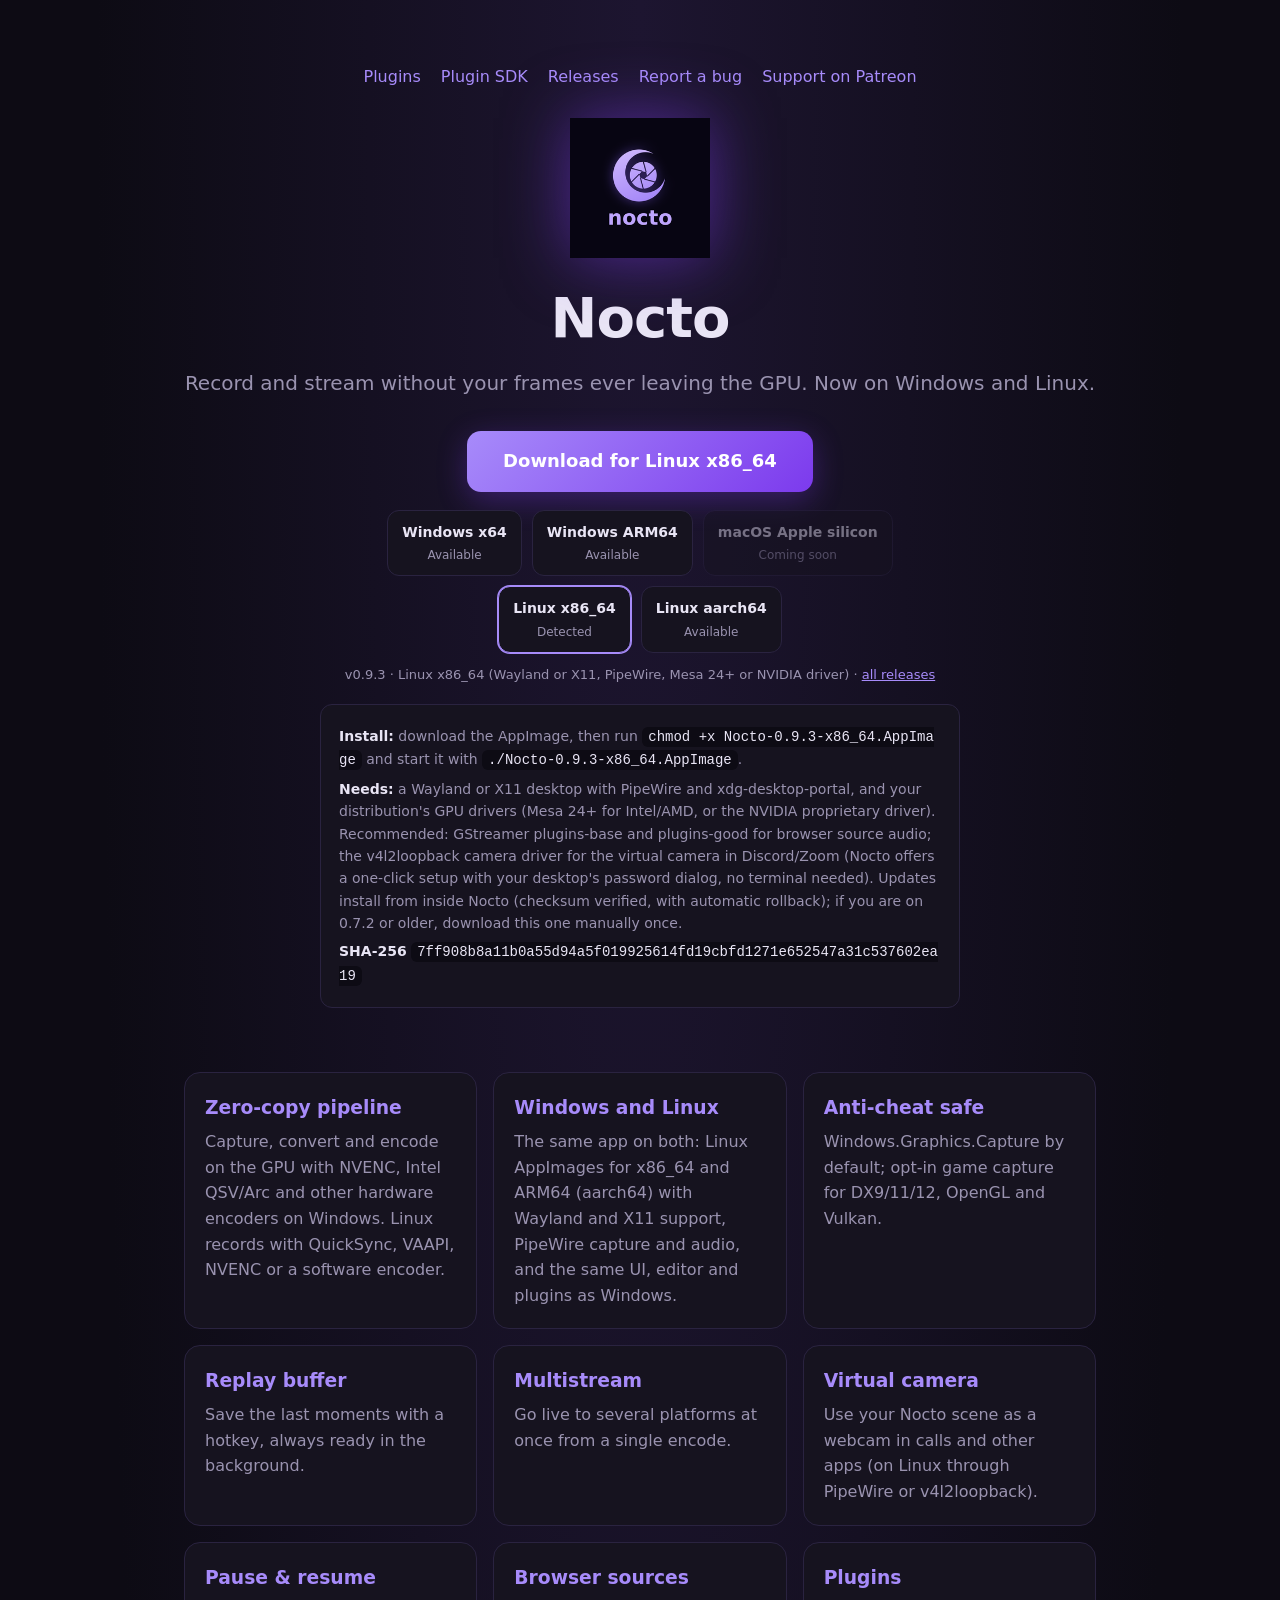
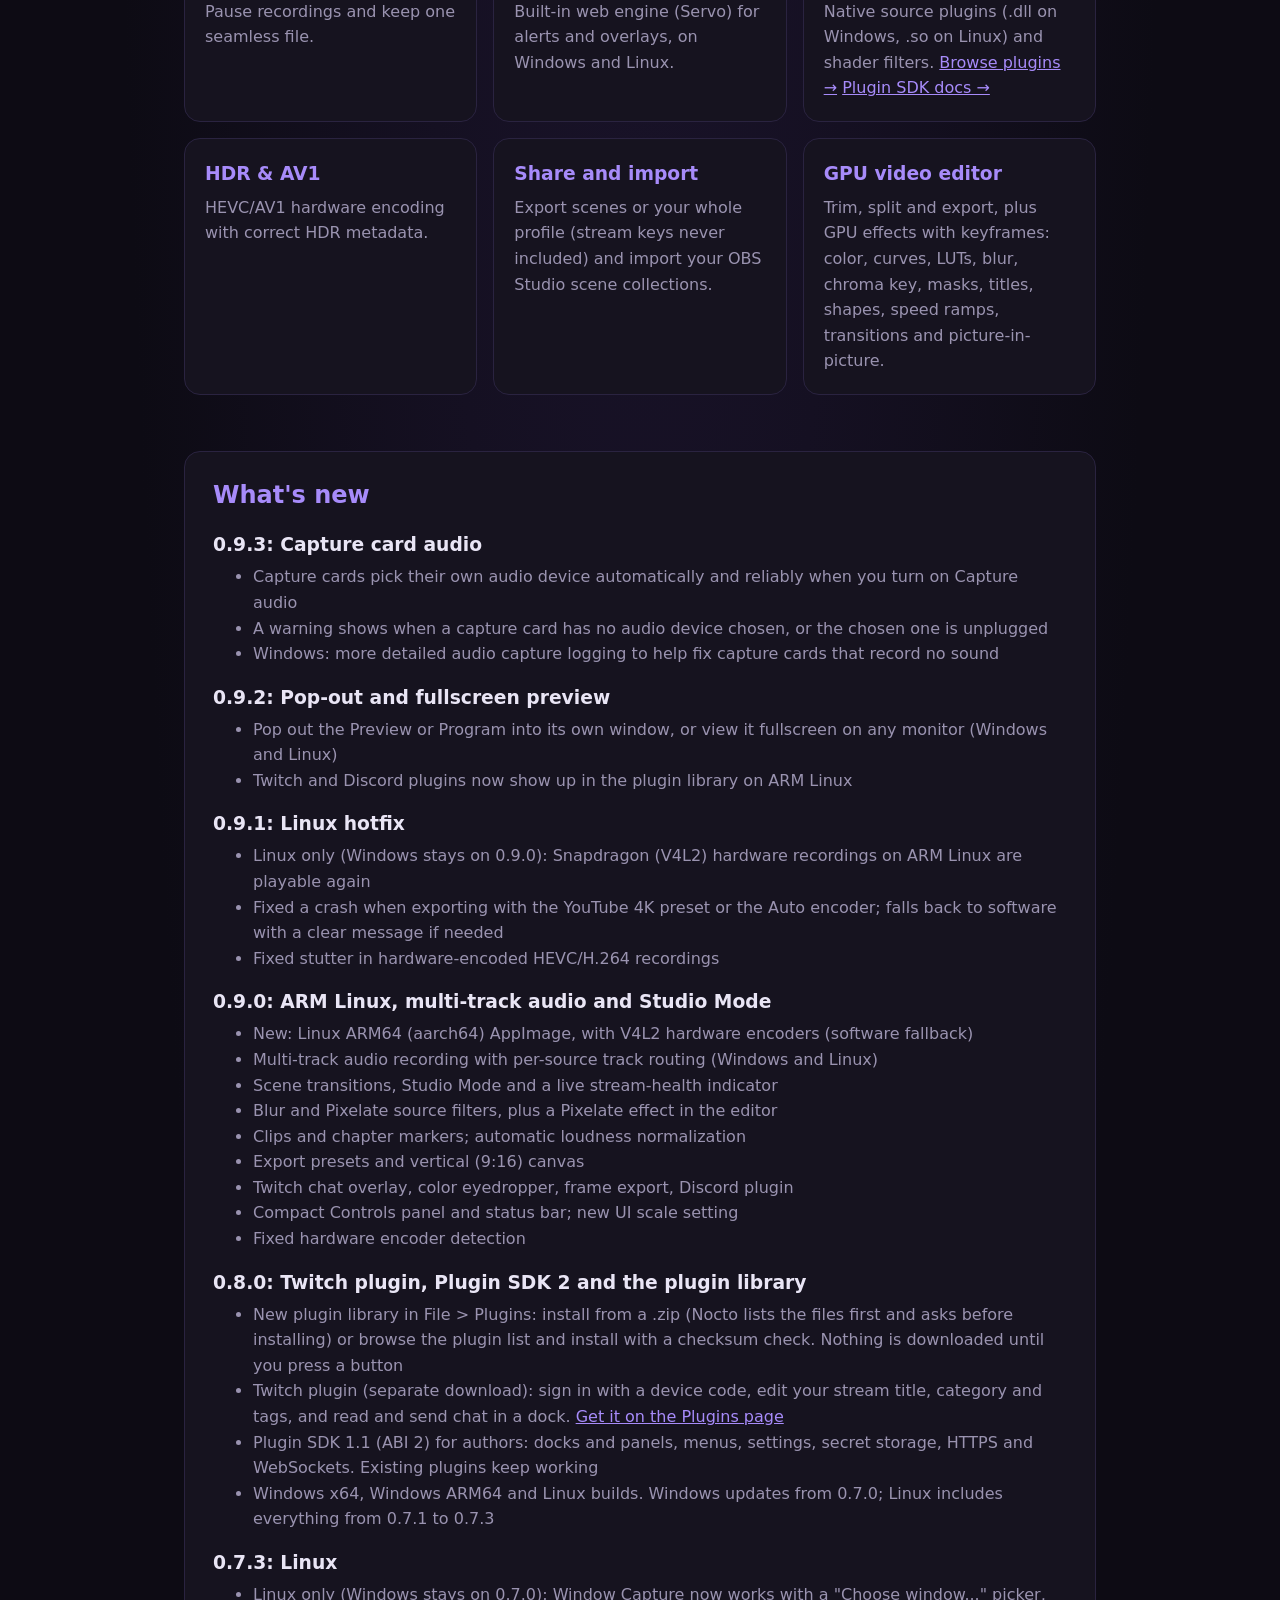
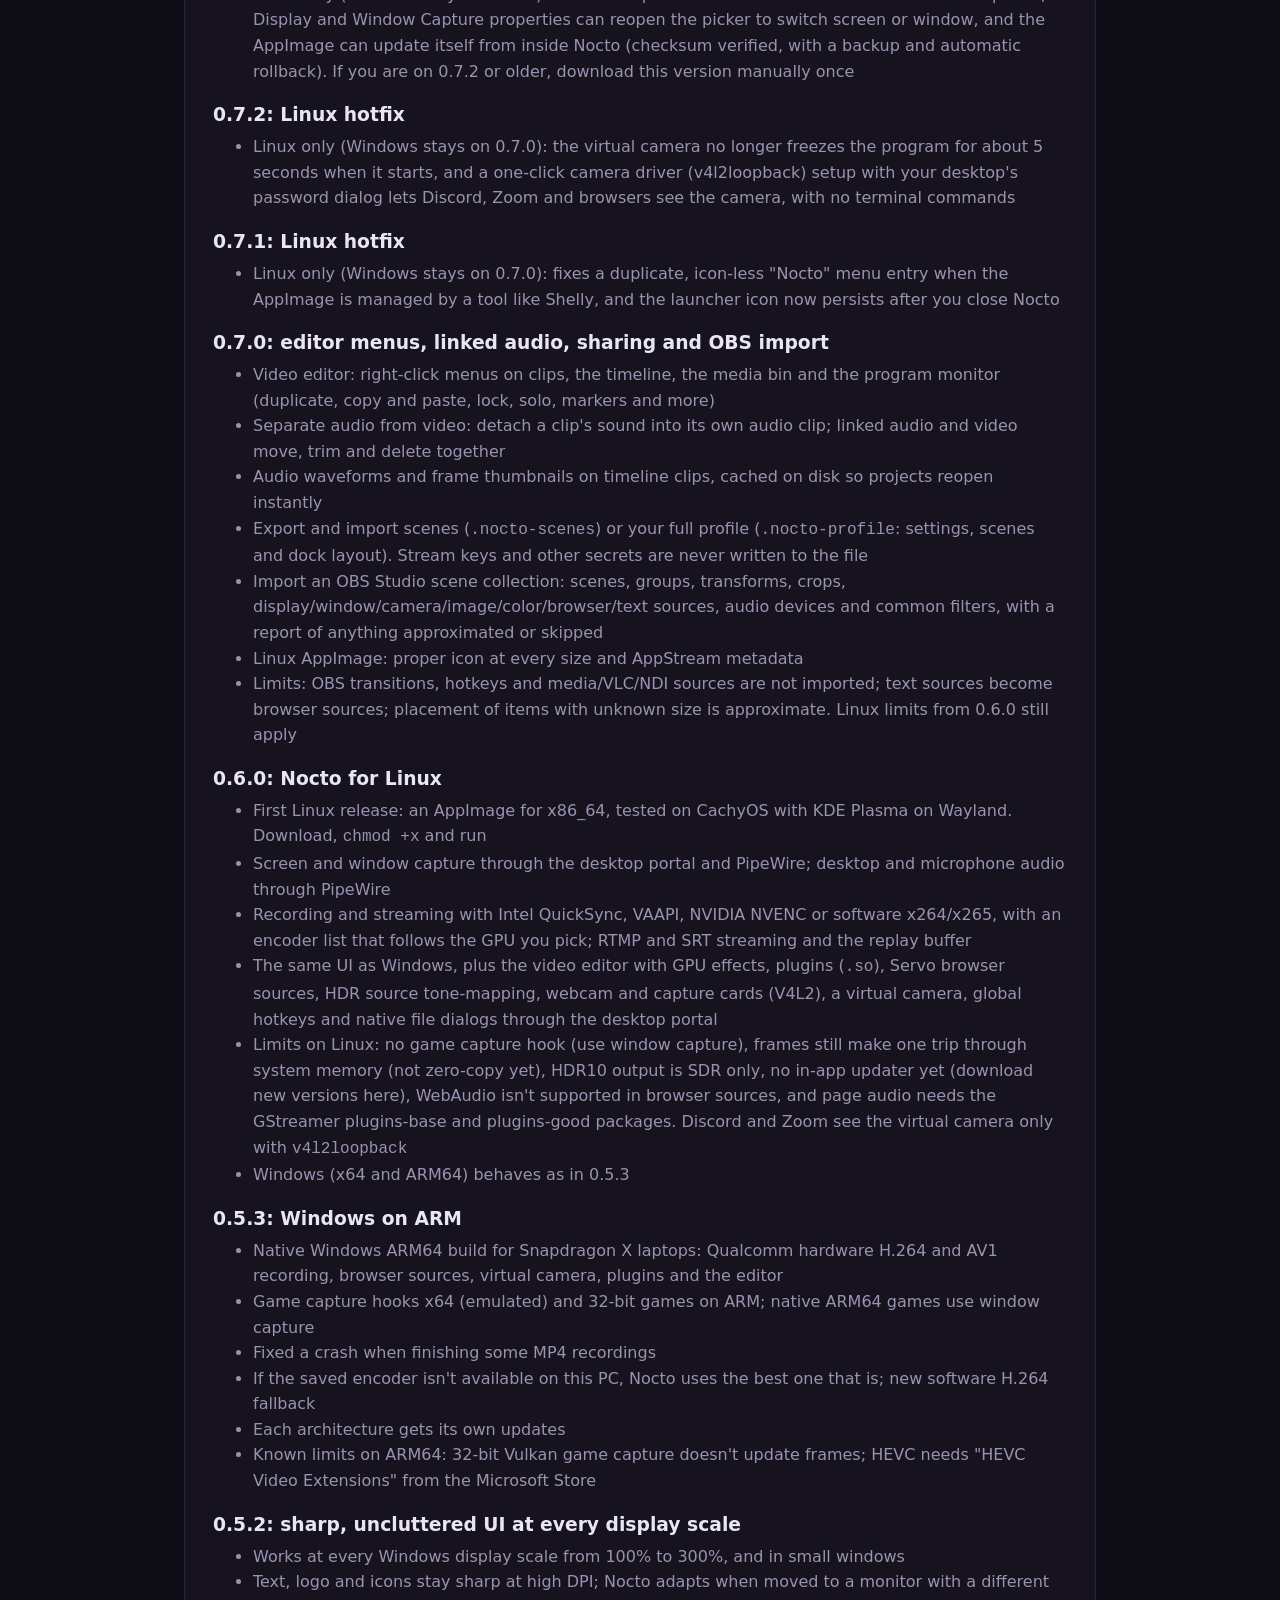
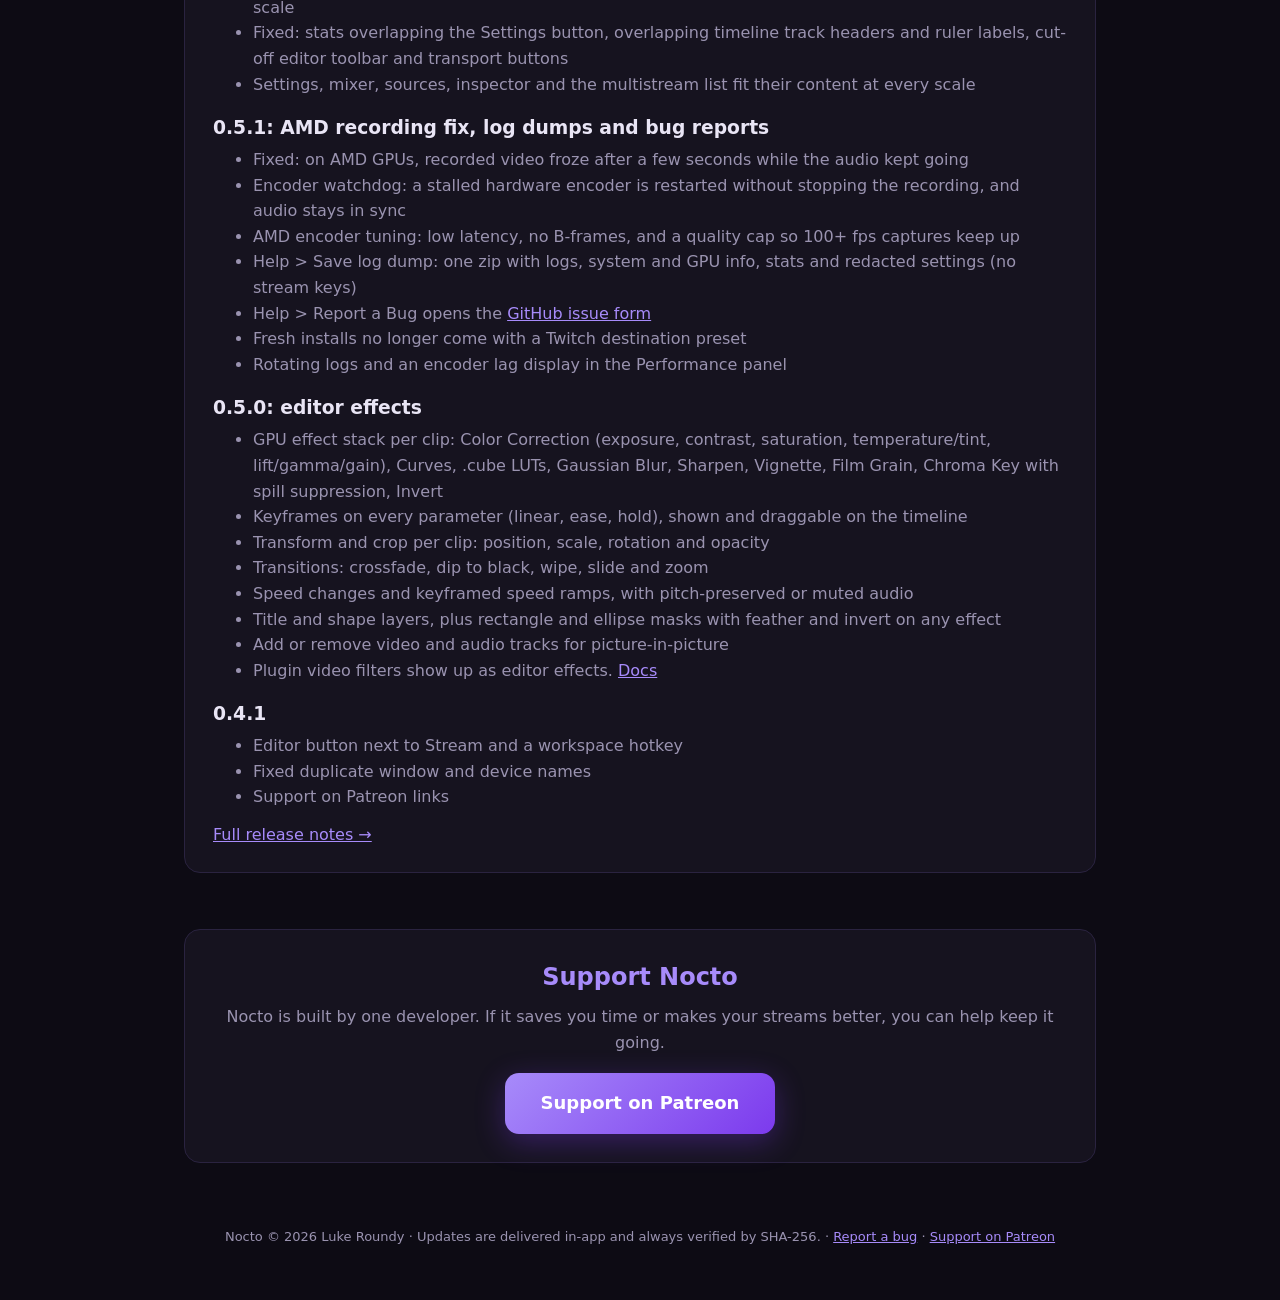
<file: index.html>
<!doctype html><html lang="en"><head><meta charset="utf-8"><meta name="viewport" content="width=device-width,initial-scale=1">
<title>Nocto - GPU-first recorder &amp; streamer for Windows and Linux</title><link rel="icon" href="assets/favicon.png">
<style>
:root{--bg:#0d0b14;--card:#16131f;--v:#a78bfa;--v2:#7c3aed;--t:#e9e5f5;--m:#9a93b0}
*{box-sizing:border-box}body{margin:0;background:radial-gradient(ellipse at top,#1d1530 0,var(--bg) 60%);color:var(--t);font:16px/1.6 system-ui,Segoe UI,sans-serif}
main{max-width:960px;margin:auto;padding:64px 24px}header{text-align:center}
header img{width:140px;filter:drop-shadow(0 0 32px #7c3aed88)}h1{font-size:56px;margin:8px 0 0;letter-spacing:-1px}
.tag{color:var(--m);font-size:20px;margin:4px 0 32px}
.btn{display:inline-block;background:linear-gradient(135deg,var(--v),var(--v2));color:#fff;text-decoration:none;padding:16px 36px;border-radius:14px;font-weight:600;font-size:18px;box-shadow:0 8px 30px #7c3aed55}
.btn:hover{filter:brightness(1.1)}.small{color:var(--m);font-size:13px;margin-top:12px}.small a{color:var(--v)}
.grid{display:grid;grid-template-columns:repeat(auto-fit,minmax(260px,1fr));gap:16px;margin-top:64px}
.f{background:var(--card);border:1px solid #2a2340;border-radius:16px;padding:20px}.f h3{margin:0 0 6px;color:var(--v)}.f p{margin:0;color:var(--m)}
.pk{display:flex;flex-wrap:wrap;gap:10px;justify-content:center;margin:18px auto 0;max-width:640px}.pk button{background:var(--card);color:var(--t);border:1px solid #2a2340;border-radius:12px;padding:10px 14px;font:inherit;font-size:14px;cursor:pointer;min-width:130px}.pk button b{display:block}.pk button span{color:var(--m);font-size:12px}.pk button.sel{border-color:var(--v);box-shadow:0 0 0 1px var(--v)}.pk button:disabled{opacity:.45;cursor:not-allowed}
.inst{max-width:640px;margin:18px auto 0;text-align:left;background:var(--card);border:1px solid #2a2340;border-radius:12px;padding:14px 18px;font-size:14px;color:var(--m)}.inst b{color:var(--t)}.inst code{background:#0d0b14;border-radius:6px;padding:2px 6px;color:var(--t);word-break:break-all}.inst pre{margin:8px 0;background:#0d0b14;border-radius:8px;padding:10px 12px;overflow:auto;color:var(--t);font-size:13px}.inst p{margin:6px 0}
footer{text-align:center;color:var(--m);font-size:13px;margin-top:64px}
</style></head><body><main><nav style="display:flex;gap:20px;justify-content:center;margin-bottom:28px"><a href="plugin-library.html" style="color:var(--v);text-decoration:none">Plugins</a><a href="plugins.html" style="color:var(--v);text-decoration:none">Plugin SDK</a><a href="https://github.com/lukeroundy/nocto-releases/releases" style="color:var(--v);text-decoration:none">Releases</a><a href="https://github.com/lukeroundy/nocto-releases/issues/new/choose" target="_blank" rel="noopener" style="color:var(--v);text-decoration:none">Report a bug</a><a href="https://www.patreon.com/noctoapp" target="_blank" rel="noopener" style="color:var(--v);text-decoration:none">Support on Patreon</a></nav>

<header><img src="assets/logo.png" alt="Nocto moon logo"><h1>Nocto</h1><p class="tag">Record and stream without your frames ever leaving the GPU. Now on Windows and Linux.</p>
<a class="btn" id="dl" href="https://github.com/lukeroundy/nocto-releases/releases/download/v0.9.3/Nocto-Setup-0.9.3.exe">Download for Windows</a>
<div class="pk" id="pk" role="radiogroup" aria-label="Choose your platform"></div>
<p class="small" id="ver">v0.9.3 &middot; Windows 10/11 x64 &middot; <a href="https://github.com/lukeroundy/nocto-releases/releases">all releases</a></p>
<div class="inst" id="inst" hidden></div></header>
<section class="grid">
<div class="f"><h3>Zero-copy pipeline</h3><p>Capture, convert and encode on the GPU with NVENC, Intel QSV/Arc and other hardware encoders on Windows. Linux records with QuickSync, VAAPI, NVENC or a software encoder.</p></div>
<div class="f"><h3>Windows and Linux</h3><p>The same app on both: Linux AppImages for x86_64 and ARM64 (aarch64) with Wayland and X11 support, PipeWire capture and audio, and the same UI, editor and plugins as Windows.</p></div>
<div class="f"><h3>Anti-cheat safe</h3><p>Windows.Graphics.Capture by default; opt-in game capture for DX9/11/12, OpenGL and Vulkan.</p></div>
<div class="f"><h3>Replay buffer</h3><p>Save the last moments with a hotkey, always ready in the background.</p></div>
<div class="f"><h3>Multistream</h3><p>Go live to several platforms at once from a single encode.</p></div>
<div class="f"><h3>Virtual camera</h3><p>Use your Nocto scene as a webcam in calls and other apps (on Linux through PipeWire or v4l2loopback).</p></div>
<div class="f"><h3>Pause &amp; resume</h3><p>Pause recordings and keep one seamless file.</p></div>
<div class="f"><h3>Browser sources</h3><p>Built-in web engine (Servo) for alerts and overlays, on Windows and Linux.</p></div>
<div class="f"><h3>Plugins</h3><p>Native source plugins (.dll on Windows, .so on Linux) and shader filters. <a style="color:var(--v)" href="plugin-library.html">Browse plugins &rarr;</a> <a style="color:var(--v)" href="plugins.html">Plugin SDK docs &rarr;</a></p></div>
<div class="f"><h3>HDR &amp; AV1</h3><p>HEVC/AV1 hardware encoding with correct HDR metadata.</p></div>
<div class="f"><h3>Share and import</h3><p>Export scenes or your whole profile (stream keys never included) and import your OBS Studio scene collections.</p></div>
<div class="f"><h3>GPU video editor</h3><p>Trim, split and export, plus GPU effects with keyframes: color, curves, LUTs, blur, chroma key, masks, titles, shapes, speed ramps, transitions and picture-in-picture.</p></div>
</section>
<section style="margin-top:56px;background:var(--card);border:1px solid #2a2340;border-radius:16px;padding:24px 28px">
<h2 style="margin:0 0 8px;color:var(--v)">What's new</h2>
<h3 style="margin:16px 0 4px">0.9.3: Capture card audio</h3>
<ul style="color:var(--m);margin:0">
<li>Capture cards pick their own audio device automatically and reliably when you turn on Capture audio</li>
<li>A warning shows when a capture card has no audio device chosen, or the chosen one is unplugged</li>
<li>Windows: more detailed audio capture logging to help fix capture cards that record no sound</li>
</ul>
<h3 style="margin:16px 0 4px">0.9.2: Pop-out and fullscreen preview</h3>
<ul style="color:var(--m);margin:0">
<li>Pop out the Preview or Program into its own window, or view it fullscreen on any monitor (Windows and Linux)</li>
<li>Twitch and Discord plugins now show up in the plugin library on ARM Linux</li>
</ul>
<h3 style="margin:16px 0 4px">0.9.1: Linux hotfix</h3>
<ul style="color:var(--m);margin:0">
<li>Linux only (Windows stays on 0.9.0): Snapdragon (V4L2) hardware recordings on ARM Linux are playable again</li>
<li>Fixed a crash when exporting with the YouTube 4K preset or the Auto encoder; falls back to software with a clear message if needed</li>
<li>Fixed stutter in hardware-encoded HEVC/H.264 recordings</li>
</ul>
<h3 style="margin:16px 0 4px">0.9.0: ARM Linux, multi-track audio and Studio Mode</h3>
<ul style="color:var(--m);margin:0">
<li>New: Linux ARM64 (aarch64) AppImage, with V4L2 hardware encoders (software fallback)</li>
<li>Multi-track audio recording with per-source track routing (Windows and Linux)</li>
<li>Scene transitions, Studio Mode and a live stream-health indicator</li>
<li>Blur and Pixelate source filters, plus a Pixelate effect in the editor</li>
<li>Clips and chapter markers; automatic loudness normalization</li>
<li>Export presets and vertical (9:16) canvas</li>
<li>Twitch chat overlay, color eyedropper, frame export, Discord plugin</li>
<li>Compact Controls panel and status bar; new UI scale setting</li>
<li>Fixed hardware encoder detection</li>
</ul>
<h3 style="margin:16px 0 4px">0.8.0: Twitch plugin, Plugin SDK 2 and the plugin library</h3>
<ul style="color:var(--m);margin:0">
<li>New plugin library in File &gt; Plugins: install from a .zip (Nocto lists the files first and asks before installing) or browse the plugin list and install with a checksum check. Nothing is downloaded until you press a button</li>
<li>Twitch plugin (separate download): sign in with a device code, edit your stream title, category and tags, and read and send chat in a dock. <a style="color:var(--v)" href="plugin-library.html">Get it on the Plugins page</a></li>
<li>Plugin SDK 1.1 (ABI 2) for authors: docks and panels, menus, settings, secret storage, HTTPS and WebSockets. Existing plugins keep working</li>
<li>Windows x64, Windows ARM64 and Linux builds. Windows updates from 0.7.0; Linux includes everything from 0.7.1 to 0.7.3</li>
</ul>
<h3 style="margin:16px 0 4px">0.7.3: Linux</h3>
<ul style="color:var(--m);margin:0">
<li>Linux only (Windows stays on 0.7.0): Window Capture now works with a "Choose window..." picker, Display and Window Capture properties can reopen the picker to switch screen or window, and the AppImage can update itself from inside Nocto (checksum verified, with a backup and automatic rollback). If you are on 0.7.2 or older, download this version manually once</li>
</ul>
<h3 style="margin:16px 0 4px">0.7.2: Linux hotfix</h3>
<ul style="color:var(--m);margin:0">
<li>Linux only (Windows stays on 0.7.0): the virtual camera no longer freezes the program for about 5 seconds when it starts, and a one-click camera driver (v4l2loopback) setup with your desktop's password dialog lets Discord, Zoom and browsers see the camera, with no terminal commands</li>
</ul>
<h3 style="margin:16px 0 4px">0.7.1: Linux hotfix</h3>
<ul style="color:var(--m);margin:0">
<li>Linux only (Windows stays on 0.7.0): fixes a duplicate, icon-less "Nocto" menu entry when the AppImage is managed by a tool like Shelly, and the launcher icon now persists after you close Nocto</li>
</ul>
<h3 style="margin:16px 0 4px">0.7.0: editor menus, linked audio, sharing and OBS import</h3>
<ul style="color:var(--m);margin:0">
<li>Video editor: right-click menus on clips, the timeline, the media bin and the program monitor (duplicate, copy and paste, lock, solo, markers and more)</li>
<li>Separate audio from video: detach a clip's sound into its own audio clip; linked audio and video move, trim and delete together</li>
<li>Audio waveforms and frame thumbnails on timeline clips, cached on disk so projects reopen instantly</li>
<li>Export and import scenes (<code>.nocto-scenes</code>) or your full profile (<code>.nocto-profile</code>: settings, scenes and dock layout). Stream keys and other secrets are never written to the file</li>
<li>Import an OBS Studio scene collection: scenes, groups, transforms, crops, display/window/camera/image/color/browser/text sources, audio devices and common filters, with a report of anything approximated or skipped</li>
<li>Linux AppImage: proper icon at every size and AppStream metadata</li>
<li>Limits: OBS transitions, hotkeys and media/VLC/NDI sources are not imported; text sources become browser sources; placement of items with unknown size is approximate. Linux limits from 0.6.0 still apply</li>
</ul>
<h3 style="margin:16px 0 4px">0.6.0: Nocto for Linux</h3>
<ul style="color:var(--m);margin:0">
<li>First Linux release: an AppImage for x86_64, tested on CachyOS with KDE Plasma on Wayland. Download, <code>chmod +x</code> and run</li>
<li>Screen and window capture through the desktop portal and PipeWire; desktop and microphone audio through PipeWire</li>
<li>Recording and streaming with Intel QuickSync, VAAPI, NVIDIA NVENC or software x264/x265, with an encoder list that follows the GPU you pick; RTMP and SRT streaming and the replay buffer</li>
<li>The same UI as Windows, plus the video editor with GPU effects, plugins (<code>.so</code>), Servo browser sources, HDR source tone-mapping, webcam and capture cards (V4L2), a virtual camera, global hotkeys and native file dialogs through the desktop portal</li>
<li>Limits on Linux: no game capture hook (use window capture), frames still make one trip through system memory (not zero-copy yet), HDR10 output is SDR only, no in-app updater yet (download new versions here), WebAudio isn't supported in browser sources, and page audio needs the GStreamer plugins-base and plugins-good packages. Discord and Zoom see the virtual camera only with <code>v4l2loopback</code></li>
<li>Windows (x64 and ARM64) behaves as in 0.5.3</li>
</ul>
<h3 style="margin:16px 0 4px">0.5.3: Windows on ARM</h3>
<ul style="color:var(--m);margin:0">
<li>Native Windows ARM64 build for Snapdragon X laptops: Qualcomm hardware H.264 and AV1 recording, browser sources, virtual camera, plugins and the editor</li>
<li>Game capture hooks x64 (emulated) and 32-bit games on ARM; native ARM64 games use window capture</li>
<li>Fixed a crash when finishing some MP4 recordings</li>
<li>If the saved encoder isn't available on this PC, Nocto uses the best one that is; new software H.264 fallback</li>
<li>Each architecture gets its own updates</li>
<li>Known limits on ARM64: 32-bit Vulkan game capture doesn't update frames; HEVC needs "HEVC Video Extensions" from the Microsoft Store</li>
</ul>
<h3 style="margin:16px 0 4px">0.5.2: sharp, uncluttered UI at every display scale</h3>
<ul style="color:var(--m);margin:0">
<li>Works at every Windows display scale from 100% to 300%, and in small windows</li>
<li>Text, logo and icons stay sharp at high DPI; Nocto adapts when moved to a monitor with a different scale</li>
<li>Fixed: stats overlapping the Settings button, overlapping timeline track headers and ruler labels, cut-off editor toolbar and transport buttons</li>
<li>Settings, mixer, sources, inspector and the multistream list fit their content at every scale</li>
</ul>
<h3 style="margin:16px 0 4px">0.5.1: AMD recording fix, log dumps and bug reports</h3>
<ul style="color:var(--m);margin:0">
<li>Fixed: on AMD GPUs, recorded video froze after a few seconds while the audio kept going</li>
<li>Encoder watchdog: a stalled hardware encoder is restarted without stopping the recording, and audio stays in sync</li>
<li>AMD encoder tuning: low latency, no B-frames, and a quality cap so 100+ fps captures keep up</li>
<li>Help &gt; Save log dump: one zip with logs, system and GPU info, stats and redacted settings (no stream keys)</li>
<li>Help &gt; Report a Bug opens the <a style="color:var(--v)" href="https://github.com/lukeroundy/nocto-releases/issues/new/choose">GitHub issue form</a></li>
<li>Fresh installs no longer come with a Twitch destination preset</li>
<li>Rotating logs and an encoder lag display in the Performance panel</li>
</ul>
<h3 style="margin:16px 0 4px">0.5.0: editor effects</h3>
<ul style="color:var(--m);margin:0">
<li>GPU effect stack per clip: Color Correction (exposure, contrast, saturation, temperature/tint, lift/gamma/gain), Curves, .cube LUTs, Gaussian Blur, Sharpen, Vignette, Film Grain, Chroma Key with spill suppression, Invert</li>
<li>Keyframes on every parameter (linear, ease, hold), shown and draggable on the timeline</li>
<li>Transform and crop per clip: position, scale, rotation and opacity</li>
<li>Transitions: crossfade, dip to black, wipe, slide and zoom</li>
<li>Speed changes and keyframed speed ramps, with pitch-preserved or muted audio</li>
<li>Title and shape layers, plus rectangle and ellipse masks with feather and invert on any effect</li>
<li>Add or remove video and audio tracks for picture-in-picture</li>
<li>Plugin video filters show up as editor effects. <a style="color:var(--v)" href="plugins.html#editor">Docs</a></li>
</ul>
<h3 style="margin:16px 0 4px">0.4.1</h3>
<ul style="color:var(--m);margin:0"><li>Editor button next to Stream and a workspace hotkey</li><li>Fixed duplicate window and device names</li><li>Support on Patreon links</li></ul>
<p style="margin:12px 0 0"><a style="color:var(--v)" href="https://github.com/lukeroundy/nocto-releases/releases">Full release notes &rarr;</a></p>
</section>
<section style="margin-top:56px;text-align:center;background:var(--card);border:1px solid #2a2340;border-radius:16px;padding:28px">
<h2 style="margin:0 0 8px;color:var(--v)">Support Nocto</h2>
<p style="color:var(--m);margin:0 0 18px">Nocto is built by one developer. If it saves you time or makes your streams better, you can help keep it going.</p>
<a class="btn" href="https://www.patreon.com/noctoapp" target="_blank" rel="noopener">Support on Patreon</a></section>
<footer>Nocto &copy; 2026 Luke Roundy &middot; Updates are delivered in-app and always verified by SHA-256. &middot; <a style="color:var(--v)" href="https://github.com/lukeroundy/nocto-releases/issues/new/choose">Report a bug</a> &middot; <a style="color:var(--v)" href="https://www.patreon.com/noctoapp" target="_blank" rel="noopener">Support on Patreon</a></footer>
</main><script>
// Platform picker: driven by latest.json "platforms" (add an entry to add an OS/arch; status "available" needs url).
const PREF=['windows-x64','windows-arm64','macos-arm64','linux-x64','linux-arm64'];
function detect(){const ua=navigator.userAgent;let os=/Mac/.test(ua)?'macos':/Linux|X11/.test(ua)&&!/Android/.test(ua)?'linux':'windows';
 const base=os+(os==='macos'?'-arm64':'-x64');
 if(navigator.userAgentData&&navigator.userAgentData.getHighEntropyValues)
  return navigator.userAgentData.getHighEntropyValues(['architecture','bitness','platform']).then(v=>{
   const p=(v.platform||'').toLowerCase();os=p.startsWith('mac')?'macos':p==='linux'?'linux':p==='windows'?'windows':os;
   return os+'-'+(v.architecture==='arm'?'arm64':'x64');}).catch(()=>base);
 return Promise.resolve(base);}
function render(j,det){const P=j.platforms||{'windows-x64':{label:'Windows',arch:'x64',status:'available',url:j.url,requirements:'Windows 10/11 x64'}};
 const keys=Object.keys(P).sort((a,b)=>(PREF.indexOf(a)+99)%99-(PREF.indexOf(b)+99)%99);
 let cur=P[det]&&P[det].status==='available'?det:keys.find(k=>P[k].status==='available');
 function sel(k){cur=k;const p=P[k];dl.href=p.url;dl.textContent='Download for '+p.label+' '+p.arch;
  ver.firstChild.textContent='v'+(p.version||j.version)+' \u00b7 '+(p.requirements||p.label+' '+p.arch)+' \u00b7 ';
  inst.innerHTML='';const sh=p.sha256,ins=p.install;inst.hidden=!(sh||ins);
  if(ins){const h=document.createElement('div');h.innerHTML=ins;inst.appendChild(h);}
  if(sh){const q=document.createElement('p');q.innerHTML='<b>SHA-256</b> <code></code>';q.lastChild.textContent=sh;inst.appendChild(q);}
  [...pk.children].forEach(b=>{b.classList.toggle('sel',b.dataset.k===k);b.setAttribute('aria-checked',b.dataset.k===k)});}
 pk.innerHTML='';for(const k of keys){const p=P[k],b=document.createElement('button');b.dataset.k=k;b.setAttribute('role','radio');
  const ok=p.status==='available'&&p.url;b.disabled=!ok;
  b.innerHTML='<b></b><span></span>';b.firstChild.textContent=p.label+' '+p.arch;
  b.lastChild.textContent=ok?(k===det?'Detected':'Available'):'Coming soon';if(ok)b.onclick=()=>sel(k);pk.appendChild(b);}
 if(cur)sel(cur);}
Promise.all([fetch('latest.json').then(r=>r.json()),detect()]).then(([j,d])=>render(j,d)).catch(()=>{});
</script></body></html>
</file>
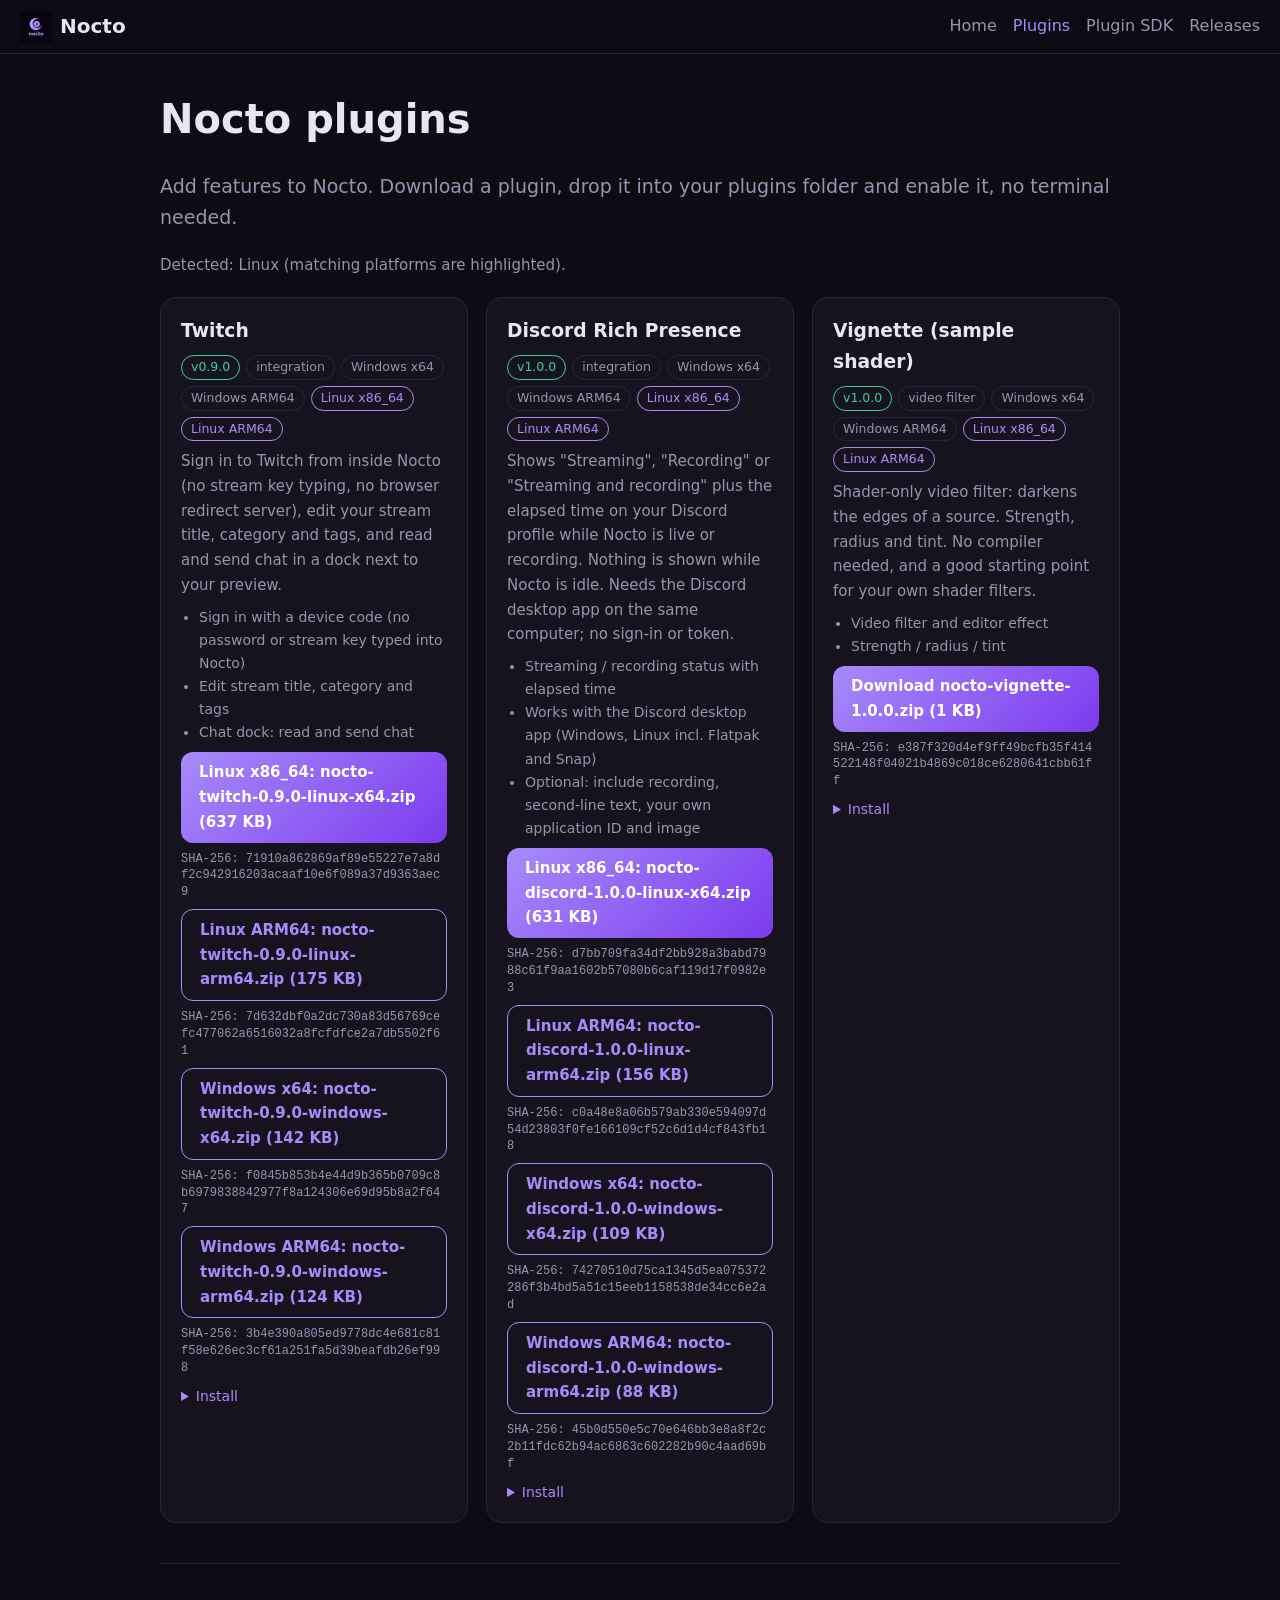
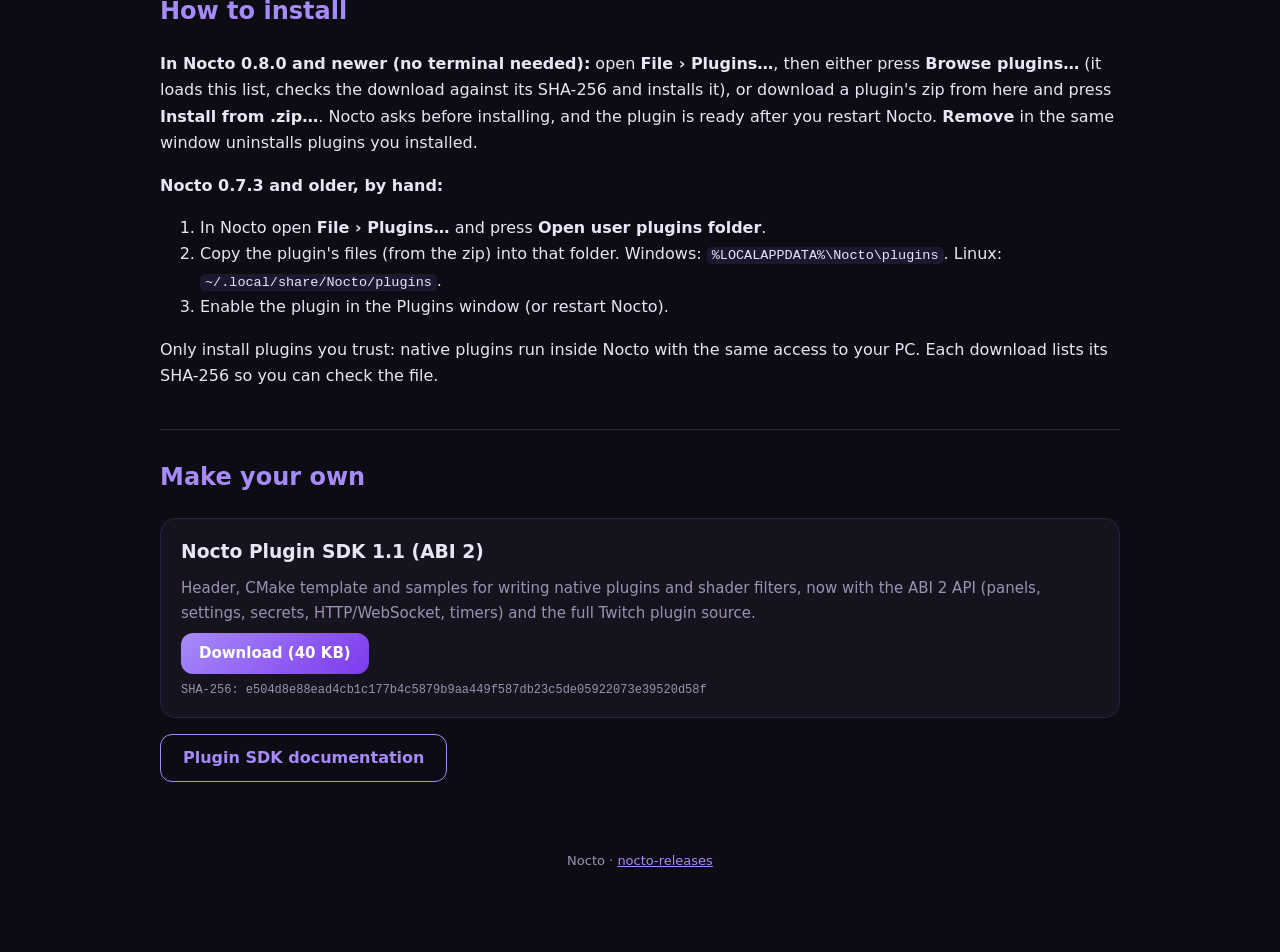
<file: plugin-library.html>
<!doctype html><html lang="en"><head><meta charset="utf-8"><meta name="viewport" content="width=device-width,initial-scale=1">
<title>Plugins - Nocto</title><link rel="icon" href="assets/favicon.png"><link rel="stylesheet" href="assets/docs.css">
<style>
.doc{max-width:1000px;margin:auto;padding:24px 20px 80px}
.grid{display:grid;grid-template-columns:repeat(auto-fill,minmax(300px,1fr));gap:18px;margin:20px 0}
.card{background:var(--card);border:1px solid var(--line);border-radius:16px;padding:18px 20px;display:flex;flex-direction:column;gap:8px}
.card h3{margin:0;color:var(--t)}.card p{margin:0;color:var(--m);font-size:15px}
.meta{display:flex;flex-wrap:wrap;gap:6px;font-size:12.5px}
.tag{border:1px solid var(--line);border-radius:999px;padding:1px 9px;color:var(--m)}.tag.soon{border-color:#f59e0b;color:#f59e0b}.tag.ok{border-color:#34d399;color:#34d399}.tag.me{border-color:var(--v);color:var(--v)}
.card ul{margin:0;padding-left:18px;color:var(--m);font-size:14px}
.card .btn{margin:0;align-self:flex-start;font-size:15px;padding:8px 18px}.card .btn[aria-disabled=true]{opacity:.45;pointer-events:none;background:#2a2340}
.hash{font:12px/1.4 Consolas,monospace;color:var(--m);word-break:break-all}
details{color:var(--m);font-size:14px}summary{cursor:pointer;color:var(--v)}
</style></head><body>
<header class="top"><a class="brand" href="./"><img src="assets/logo.png" alt="">Nocto</a><nav><a href="./">Home</a><a href="plugin-library.html" class="on">Plugins</a><a href="plugins.html">Plugin SDK</a><a href="https://github.com/lukeroundy/nocto-releases/releases">Releases</a></nav></header>
<main class="doc">
<h1>Nocto plugins</h1>
<p class="lead">Add features to Nocto. Download a plugin, drop it into your plugins folder and enable it, no terminal needed.</p>
<div id="os" class="lead" style="font-size:15px"></div>
<div id="grid" class="grid"><p>Loading plugins&hellip;</p></div>
<noscript><p>This list needs JavaScript. The raw list is <a href="plugins.json">plugins.json</a>.</p></noscript>
<h2>How to install</h2>
<p><b>In Nocto 0.8.0 and newer (no terminal needed):</b> open <b>File &rsaquo; Plugins&hellip;</b>, then either press <b>Browse plugins&hellip;</b> (it loads this list, checks the download against its SHA-256 and installs it), or download a plugin's zip from here and press <b>Install from .zip&hellip;</b>. Nocto asks before installing, and the plugin is ready after you restart Nocto. <b>Remove</b> in the same window uninstalls plugins you installed.</p>
<p><b>Nocto 0.7.3 and older, by hand:</b></p>
<ol>
<li>In Nocto open <b>File &rsaquo; Plugins&hellip;</b> and press <b>Open user plugins folder</b>.</li>
<li>Copy the plugin's files (from the zip) into that folder. Windows: <code>%LOCALAPPDATA%\Nocto\plugins</code>. Linux: <code>~/.local/share/Nocto/plugins</code>.</li>
<li>Enable the plugin in the Plugins window (or restart Nocto).</li>
</ol>
<p>Only install plugins you trust: native plugins run inside Nocto with the same access to your PC. Each download lists its SHA-256 so you can check the file.</p>
<h2>Make your own</h2>
<div id="tools"></div>
<p><a class="btn ghost" href="plugins.html">Plugin SDK documentation</a></p>
<footer>Nocto &middot; <a href="./">nocto-releases</a></footer>
</main>
<script>
(function(){
const OS_NAMES={'windows-x64':'Windows x64','windows-arm64':'Windows ARM64','linux-x64':'Linux x86_64','linux-arm64':'Linux ARM64','macos-arm64':'macOS (Apple silicon)',any:'All platforms'};
const ua=navigator.userAgent;const mine=/Linux|X11/.test(ua)&&!/Android/.test(ua)?'linux':/Mac/.test(ua)?'macos':'windows';
const el=(t,c,h)=>{const e=document.createElement(t);if(c)e.className=c;if(h!==undefined)e.textContent=h;return e};
const size=n=>n>1048576?(n/1048576).toFixed(1)+' MB':Math.max(1,Math.round(n/1024))+' KB';
function card(p){
 const c=el('div','card');c.appendChild(el('h3','',p.name));
 const m=el('div','meta');
 m.appendChild(el('span','tag '+(p.status==='available'?'ok':'soon'),p.status==='available'?'v'+p.version:'Coming soon'));
 m.appendChild(el('span','tag',p.kind.replace('-',' ')));
 (p.platforms||[]).forEach(x=>{const t=el('span','tag'+(x.indexOf(mine)===0?' me':''),OS_NAMES[x]||x);m.appendChild(t)});
 c.appendChild(m);c.appendChild(el('p','',p.description));
 if(p.features&&p.features.length){const u=el('ul');p.features.forEach(f=>u.appendChild(el('li','',f)));c.appendChild(u)}
 const ds=(p.downloads||[]).slice().sort((a,b)=>((b.platform==='any'||b.platform.indexOf(mine)===0)?1:0)-((a.platform==='any'||a.platform.indexOf(mine)===0)?1:0));
 if(ds.length){
  ds.forEach((d,i)=>{
   const label=(ds.length>1?(OS_NAMES[d.platform]||d.platform)+': ':'Download ')+(d.file||'')+' ('+size(d.size)+')';
   const a=el('a','btn'+(i?' ghost':''),label);a.href=d.url;a.setAttribute('download','');c.appendChild(a);
   c.appendChild(el('div','hash','SHA-256: '+d.sha256));
  });
  if(p.install){const x=el('details');x.appendChild(el('summary','','Install'));x.appendChild(el('div','',p.install));c.appendChild(x)}
 }else{const a=el('a','btn','Not available yet');a.setAttribute('aria-disabled','true');a.href='#';c.appendChild(a)}
 return c;
}
fetch('plugins.json',{cache:'no-cache'}).then(r=>r.json()).then(j=>{
 const g=document.getElementById('grid');g.textContent='';
 (j.plugins||[]).slice().sort((a,b)=>(a.status==='available'?0:1)-(b.status==='available'?0:1)).forEach(p=>g.appendChild(card(p)));
 const t=document.getElementById('tools');
 (j.tools||[]).forEach(x=>{const c=el('div','card');c.appendChild(el('h3','',x.name+' '+x.version));c.appendChild(el('p','',x.description));
  const a=el('a','btn','Download ('+size(x.size)+')');a.href=x.url;a.setAttribute('download','');c.appendChild(a);c.appendChild(el('div','hash','SHA-256: '+x.sha256));t.appendChild(c)});
 document.getElementById('os').textContent='Detected: '+({linux:'Linux',macos:'macOS',windows:'Windows'}[mine])+' (matching platforms are highlighted).';
}).catch(()=>{document.getElementById('grid').textContent='Could not load plugins.json.'});
})();
</script></body></html>
</file>
<file: assets/docs.css>
:root{--bg:#0d0b14;--card:#16131f;--line:#2a2340;--v:#a78bfa;--v2:#7c3aed;--t:#e9e5f5;--m:#9a93b0}
*{box-sizing:border-box}html{scroll-padding-top:72px}body{margin:0;background:var(--bg);color:var(--t);font:16px/1.65 system-ui,Segoe UI,sans-serif}
a{color:var(--v)}code{font:13.5px/1.5 Consolas,"Cascadia Code",monospace;background:#1d1830;padding:1px 5px;border-radius:5px}
.top{position:sticky;top:0;z-index:5;display:flex;align-items:center;gap:20px;padding:10px 20px;background:#0d0b14ee;backdrop-filter:blur(8px);border-bottom:1px solid var(--line)}
.brand{display:flex;align-items:center;gap:8px;color:var(--t);text-decoration:none;font-weight:700;font-size:20px}.brand img{width:32px}
.top nav{display:flex;gap:16px;margin-left:auto}.top nav a{color:var(--m);text-decoration:none}.top nav a.on,.top nav a:hover{color:var(--v)}
#toc-toggle{display:none;background:none;border:1px solid var(--line);color:var(--t);border-radius:8px;font-size:18px;padding:2px 10px}
.wrap{display:flex;max-width:1280px;margin:auto}
#toc{position:sticky;top:57px;align-self:flex-start;width:250px;flex:none;height:calc(100vh - 57px);overflow:auto;padding:20px 12px;border-right:1px solid var(--line)}
#toc .tt{color:var(--m);font-size:12px;text-transform:uppercase;letter-spacing:1px;margin:0 8px 8px}
#toc a{display:block;padding:4px 8px;border-radius:6px;color:var(--t);text-decoration:none;font-size:14px}#toc a:hover{background:var(--card);color:var(--v)}
.doc{flex:1;min-width:0;padding:24px 40px 80px}
h1{font-size:40px;margin:8px 0}h2{color:var(--v);border-top:1px solid var(--line);padding-top:28px;margin-top:40px}h3{color:#c4b5fd}
.lead{color:var(--m);font-size:19px}.dl{margin:20px 0}
.btn{display:inline-block;background:linear-gradient(135deg,var(--v),var(--v2));color:#fff;text-decoration:none;padding:10px 22px;border-radius:12px;font-weight:600;margin:0 8px 8px 0}
.btn.ghost{background:none;border:1px solid var(--v);color:var(--v)}
table{border-collapse:collapse;width:100%;display:block;overflow-x:auto;margin:12px 0;font-size:14.5px}th,td{border:1px solid var(--line);padding:7px 10px;text-align:left;vertical-align:top}th{background:var(--card);color:#c4b5fd}
dt{margin-top:14px;font-weight:600}dd{margin:4px 0 0 18px;color:#d6d0e8}
pre{position:relative;background:#110e1a;border:1px solid var(--line);border-radius:12px;padding:14px 16px;overflow-x:auto}pre code{background:none;padding:0;font-size:13px}
.copy{position:absolute;top:8px;right:8px;background:var(--card);color:var(--m);border:1px solid var(--line);border-radius:6px;font-size:12px;padding:2px 8px;cursor:pointer;opacity:.7}.copy:hover{opacity:1;color:var(--v)}
.kw{color:#c792ea}.t{color:#82aaff}.s{color:#c3e88d}.n{color:#f78c6c}.c{color:#6b6390;font-style:italic}.pp{color:#ff9cac}.f{color:#ffcb6b}.k{color:#a78bfa}
footer{color:var(--m);font-size:13px;margin-top:60px;text-align:center}
@media(max-width:860px){#toc-toggle{display:block}.top nav{display:none}#toc{position:fixed;left:0;top:57px;background:var(--bg);z-index:4;transform:translateX(-100%);transition:transform .2s;width:80%;max-width:300px}
body.toc-open #toc{transform:none}.doc{padding:16px}h1{font-size:30px}}
.support{margin-top:56px;background:var(--card);border:1px solid var(--line);border-radius:16px;padding:20px 24px;display:flex;flex-wrap:wrap;gap:12px;align-items:center;justify-content:space-between;color:var(--m)}.support b{color:var(--t)}.support .btn{margin:0}
</file>
